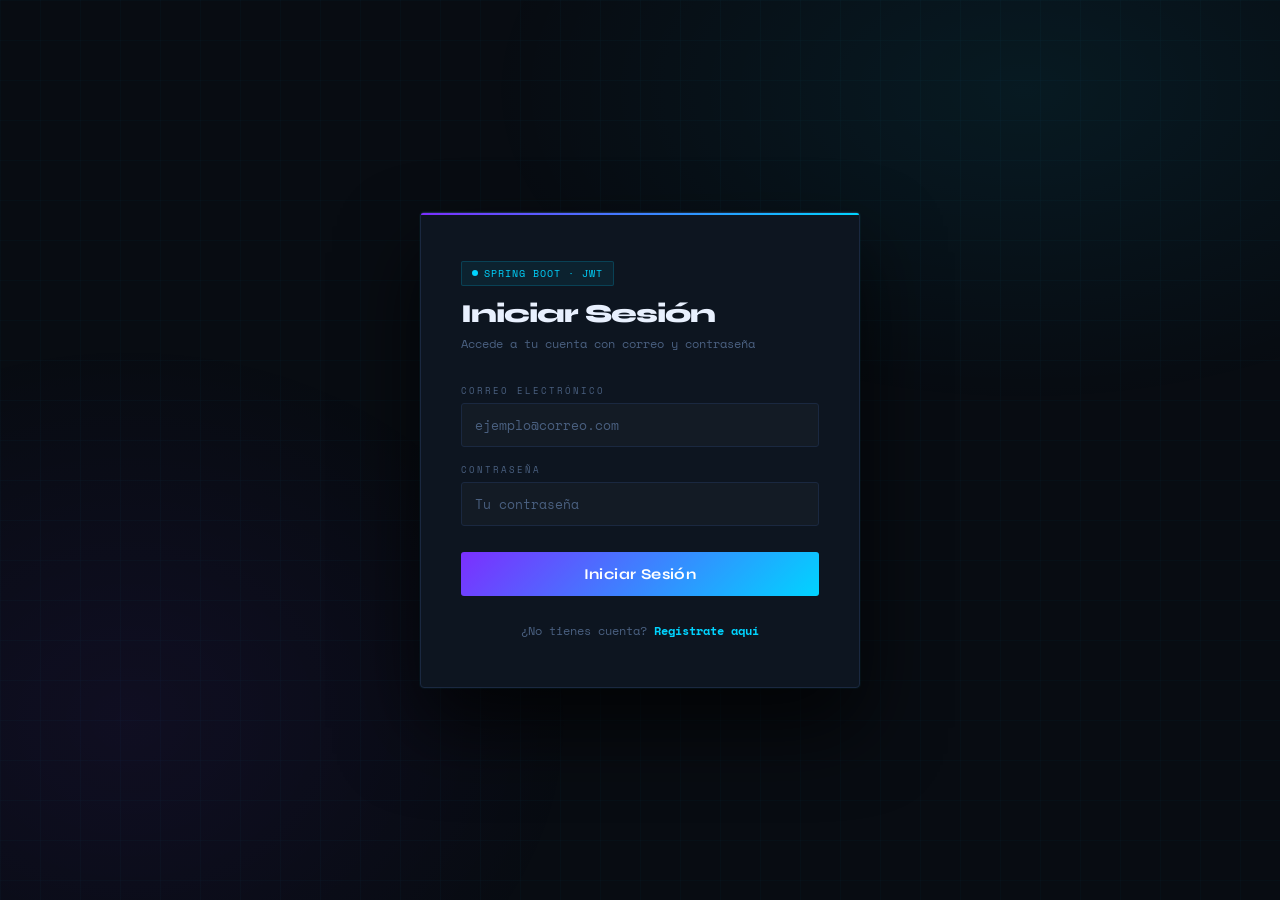
<file: src/main/resources/static/index.html>
<!DOCTYPE html>
<html lang="es">
<head>
    <meta charset="UTF-8" />
    <meta name="viewport" content="width=device-width, initial-scale=1.0" />
    <title>Login — JWT App</title>
    <link rel="stylesheet" href="estilos.css" />
</head>
<body>

<div class="card">

    <!-- Encabezado -->
    <div class="card-header">
        <div class="badge"><span></span>Spring Boot · JWT</div>
        <h1>Iniciar Sesión</h1>
        <p>Accede a tu cuenta con correo y contraseña</p>
    </div>

    <!-- Alerta de mensajes -->
    <div id="alerta" class="alert"></div>

    <!-- Formulario — usa onsubmit para llamar handleLogin() de auth.js -->
    <form onsubmit="handleLogin(event)">

        <div class="form-group">
            <label for="correo">Correo electrónico</label>
            <input
                    type="email"
                    id="correo"
                    placeholder="ejemplo@correo.com"
                    autocomplete="email"
                    required
            />
        </div>

        <div class="form-group">
            <label for="contrasena">Contraseña</label>
            <input
                    type="password"
                    id="contrasena"
                    placeholder="Tu contraseña"
                    autocomplete="current-password"
                    required
            />
        </div>

        <button type="submit" id="btnLogin" class="btn">
            Iniciar Sesión
        </button>

    </form>

    <div class="nav-link">
        ¿No tienes cuenta? <a href="registro.html">Regístrate aquí</a>
    </div>

</div>

<script src="Auth.js"></script>
<script>
    // Si ya tiene sesión activa, ir directo al dashboard
    redirigirSiLogueado();
</script>
</body>
</html>
</file>
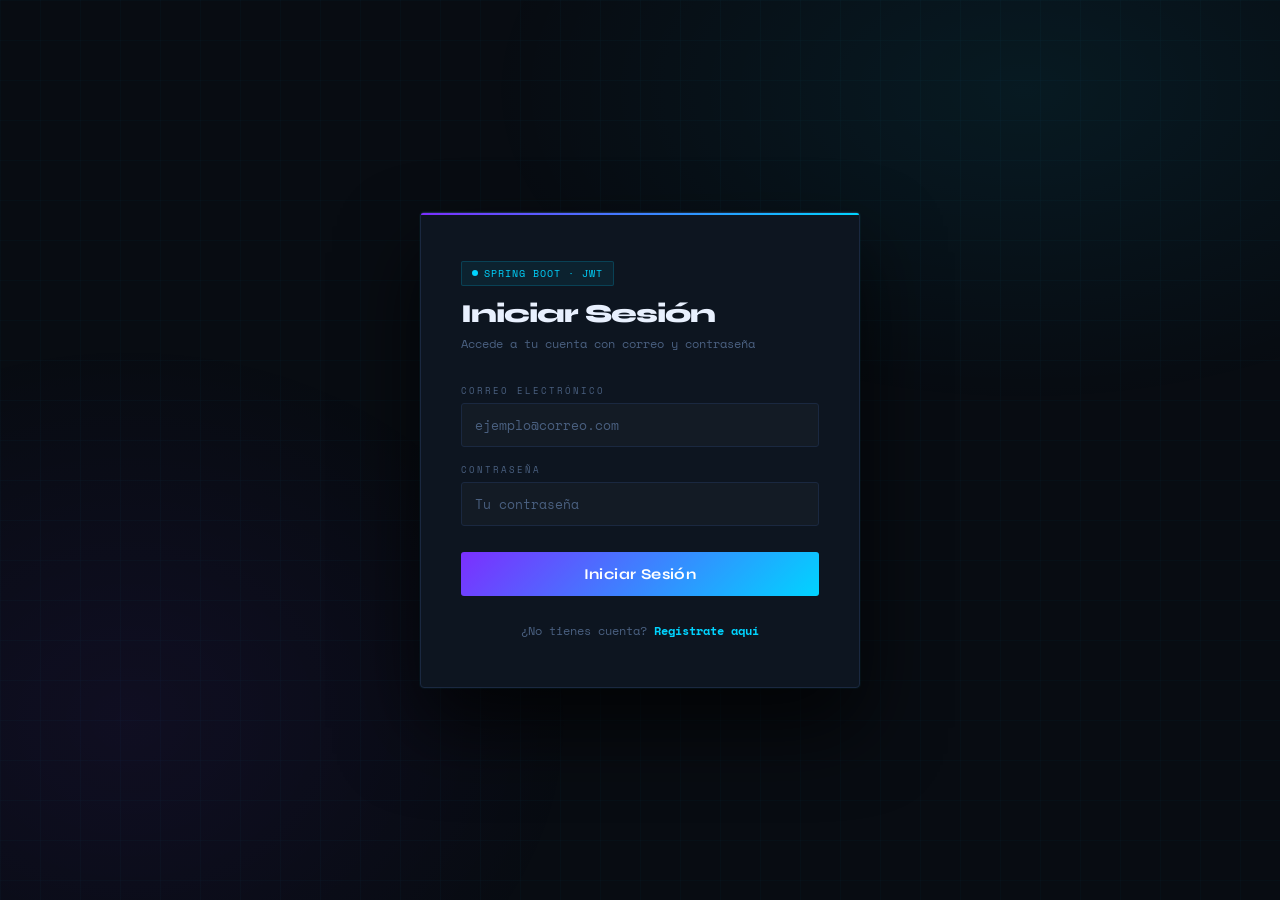
<file: src/main/resources/static/Dashboard.html>
<!DOCTYPE html>
<html lang="es">
<head>
    <meta charset="UTF-8" />
    <meta name="viewport" content="width=device-width, initial-scale=1.0" />
    <title>Dashboard - JWT App</title>
    <link rel="stylesheet" href="estilos.css" />
</head>
<body class="db">

<nav class="navbar">
    <div class="nav-brand">
        <em></em> JWT · Dashboard
    </div>
    <div class="nav-right">
        <div class="chip">Sesion: <b id="nav-user">...</b></div>
        <button class="btn-out" onclick="logout()">Cerrar sesion</button>
    </div>
</nav>

<div class="db-wrap">
    <div class="banner">
        <h2>Bienvenido, <span id="banner-nombre">...</span></h2>
        <p>Autenticado correctamente · Token JWT activo</p>
    </div>

    <div class="sec">
        <div class="sec-ttl">Datos del usuario</div>

        <div class="grid3">
            <div class="icard">
                <div class="lbl">Nombre</div>
                <div class="val" id="d-nombre">-</div>
            </div>
            <div class="icard">
                <div class="lbl">Apellido</div>
                <div class="val" id="d-apellido">-</div>
            </div>
            <div class="icard">
                <div class="lbl">Correo</div>
                <div class="val" id="d-correo">-</div>
            </div>
            <div class="icard">
                <div class="lbl">Telefono</div>
                <div class="val" id="d-telefono">-</div>
            </div>
            <div class="icard">
                <div class="lbl">Estado</div>
                <div class="val" style="color:var(--ok)">Activo</div>
            </div>
            <div class="icard">
                <div class="lbl">Rol</div>
                <div class="val">ROLE_USER</div>
            </div>
        </div>
    </div>

</div>

<script src="Auth.js"></script>
<script>
    proteger();

    async function cargarDashboard() {
        try {
            const perfil = await fetchPerfilUsuario();
            guardarDatosUsuario(
                perfil.nombre,
                perfil.apellido,
                perfil.correo,
                perfil.telefono
            );
        } catch (e) {
            logout();
            return;
        }

        document.getElementById("nav-user").textContent = obtenerUsuario();
        document.getElementById("banner-nombre").textContent =
            obtenerNombre() !== "-"
                ? obtenerNombre() + " " + obtenerApellido()
                : obtenerUsuario();
        document.getElementById("d-nombre").textContent = obtenerNombre();
        document.getElementById("d-apellido").textContent = obtenerApellido();
        document.getElementById("d-correo").textContent = obtenerUsuario();
        document.getElementById("d-telefono").textContent = obtenerTelefono();
    }

    cargarDashboard();
</script>
</body>
</html>
</file>
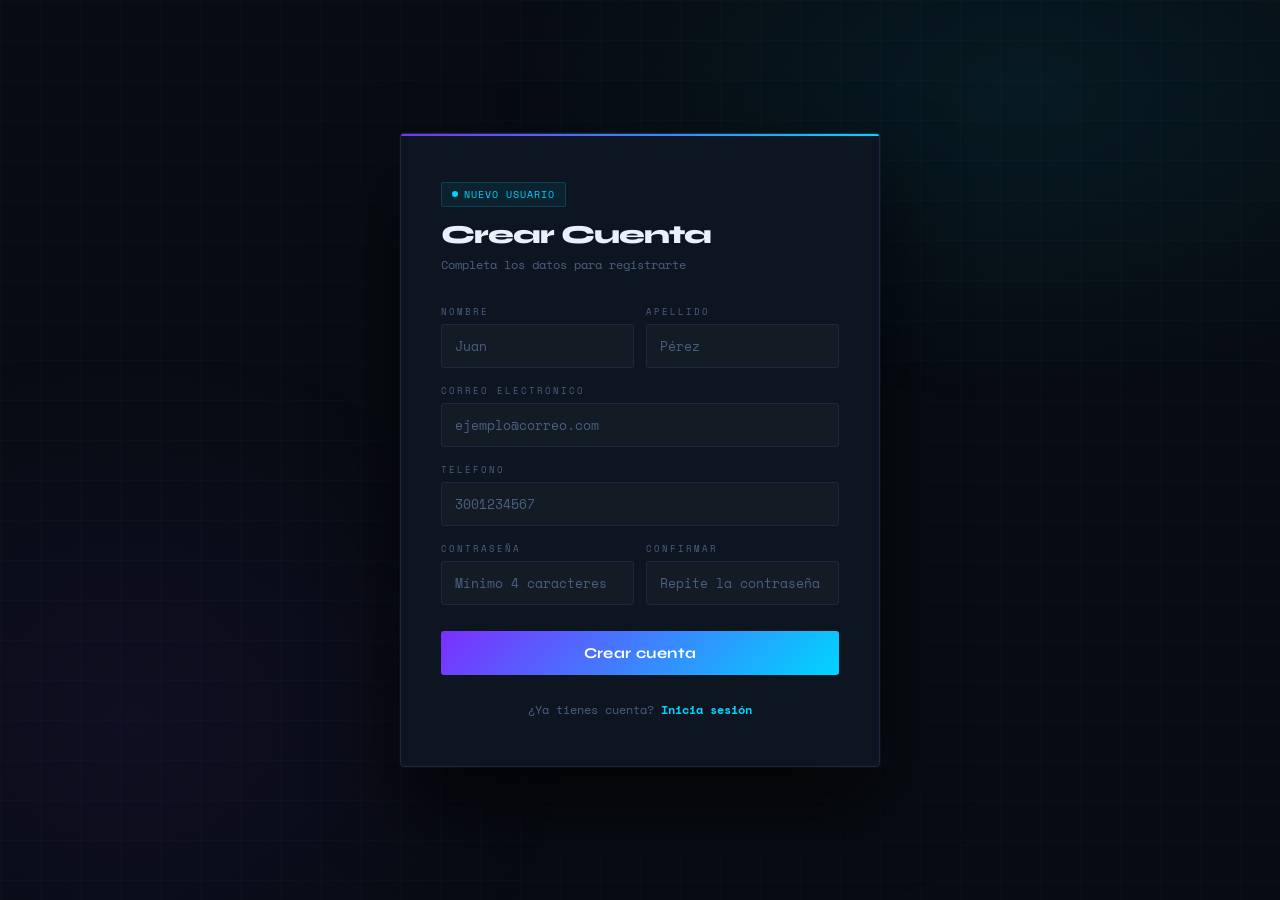
<file: src/main/resources/static/registro.html>
<!DOCTYPE html>
<html lang="es">
<head>
  <meta charset="UTF-8" />
  <meta name="viewport" content="width=device-width, initial-scale=1.0" />
  <title>Registro — JWT App</title>
  <link rel="stylesheet" href="estilos.css" />
</head>
<body>

<div class="card" style="max-width:480px">

  <!-- Encabezado -->
  <div class="card-header">
    <div class="badge"><span></span>Nuevo usuario</div>
    <h1>Crear Cuenta</h1>
    <p>Completa los datos para registrarte</p>
  </div>

  <!-- Alerta -->
  <div id="alerta" class="alert"></div>

  <!-- Formulario -->
  <form onsubmit="handleRegistro(event)">

    <!-- Fila: nombre + apellido -->
    <div class="form-row">
      <div class="form-group">
        <label for="nombre">Nombre</label>
        <input
                type="text"
                id="nombre"
                placeholder="Juan"
                autocomplete="given-name"
                required
        />
      </div>
      <div class="form-group">
        <label for="apellido">Apellido</label>
        <input
                type="text"
                id="apellido"
                placeholder="Pérez"
                autocomplete="family-name"
                required
        />
      </div>
    </div>

    <!-- Correo -->
    <div class="form-group">
      <label for="correo">Correo electrónico</label>
      <input
              type="email"
              id="correo"
              placeholder="ejemplo@correo.com"
              autocomplete="email"
              required
      />
    </div>

    <!-- Teléfono -->
    <div class="form-group">
      <label for="telefono">Teléfono</label>
      <input
              type="number"
              id="telefono"
              placeholder="3001234567"
              autocomplete="tel"
              required
      />
    </div>

    <!-- Contraseñas -->
    <div class="form-row">
      <div class="form-group">
        <label for="contrasena">Contraseña</label>
        <input
                type="password"
                id="contrasena"
                placeholder="Mínimo 4 caracteres"
                autocomplete="new-password"
                required
        />
      </div>
      <div class="form-group">
        <label for="confirmar">Confirmar</label>
        <input
                type="password"
                id="confirmar"
                placeholder="Repite la contraseña"
                autocomplete="new-password"
                required
        />
      </div>
    </div>

    <button type="submit" id="btnReg" class="btn">
      Crear cuenta
    </button>

  </form>

  <div class="nav-link">
    ¿Ya tienes cuenta? <a href="index.html">Inicia sesión</a>
  </div>

</div>

<script src="Auth.js"></script>
<script>
  redirigirSiLogueado();
</script>
</body>
</html>
</file>
<file: src/main/resources/static/estilos.css>
@import url('https://fonts.googleapis.com/css2?family=Space+Mono:wght@400;700&family=Syne:wght@400;600;700;800&display=swap');

:root {
  --bg:      #080c12;
  --surface: #0d1520;
  --border:  #1a2840;
  --accent:  #00d4ff;
  --accent2: #7b2fff;
  --ok:      #00e676;
  --err:     #ff3d6b;
  --text:    #e8f0fe;
  --muted:   #4a6080;
  --mono:    'Space Mono', monospace;
  --sans:    'Syne', sans-serif;
}

* { margin:0; padding:0; box-sizing:border-box; }

body {
  font-family: var(--sans);
  background: var(--bg);
  color: var(--text);
  min-height: 100vh;
  display: flex;
  align-items: center;
  justify-content: center;
  position: relative;
  overflow: hidden;
}

body::before {
  content:'';
  position:fixed; inset:0;
  background:
    radial-gradient(ellipse 60% 50% at 80% 10%, rgba(0,212,255,.07) 0%, transparent 70%),
    radial-gradient(ellipse 50% 60% at 10% 80%, rgba(123,47,255,.07) 0%, transparent 70%);
  pointer-events:none; z-index:0;
}
body::after {
  content:'';
  position:fixed; inset:0;
  background-image:
    linear-gradient(rgba(0,212,255,.025) 1px, transparent 1px),
    linear-gradient(90deg, rgba(0,212,255,.025) 1px, transparent 1px);
  background-size:40px 40px;
  pointer-events:none; z-index:0;
}

/* ── Tarjeta ── */
.card {
  position:relative; z-index:1;
  background: var(--surface);
  border: 1px solid var(--border);
  border-radius: 4px;
  width:100%; max-width:440px;
  padding:48px 40px;
  box-shadow:
    0 0 0 1px rgba(0,212,255,.04),
    0 40px 80px rgba(0,0,0,.7),
    inset 0 1px 0 rgba(255,255,255,.04);
  animation: cardIn .5s cubic-bezier(.16,1,.3,1) both;
}
@keyframes cardIn {
  from { opacity:0; transform:translateY(28px) scale(.97); }
  to   { opacity:1; transform:translateY(0) scale(1); }
}
.card::before {
  content:'';
  position:absolute; top:0; left:0; right:0; height:2px;
  background:linear-gradient(90deg, var(--accent2), var(--accent));
  border-radius:4px 4px 0 0;
}

/* ── Encabezado ── */
.card-header { margin-bottom:32px; }

.badge {
  display:inline-flex; align-items:center; gap:6px;
  font-family:var(--mono); font-size:10px;
  color:var(--accent);
  background:rgba(0,212,255,.07);
  border:1px solid rgba(0,212,255,.18);
  padding:4px 10px; border-radius:2px;
  margin-bottom:14px; letter-spacing:1px;
  text-transform:uppercase;
}
.badge span {
  width:6px; height:6px;
  background:var(--accent); border-radius:50%;
  animation:blink 2s infinite;
}
@keyframes blink { 0%,100%{opacity:1} 50%{opacity:.25} }

.card-header h1 {
  font-size:26px; font-weight:800;
  letter-spacing:-1px; line-height:1.1;
}
.card-header p {
  margin-top:7px;
  font-family:var(--mono); font-size:12px;
  color:var(--muted);
}

/* ── Form ── */
.form-group { margin-bottom:16px; }
.form-row { display:grid; grid-template-columns:1fr 1fr; gap:12px; }

label {
  display:block;
  font-family:var(--mono); font-size:9px;
  letter-spacing:2px; text-transform:uppercase;
  color:var(--muted); margin-bottom:6px;
}

input {
  width:100%; padding:11px 13px;
  background:rgba(255,255,255,.025);
  border:1px solid var(--border);
  border-radius:3px;
  color:var(--text);
  font-family:var(--mono); font-size:13px;
  outline:none;
  transition:border-color .2s, background .2s, box-shadow .2s;
}
input:focus {
  border-color:rgba(0,212,255,.45);
  background:rgba(0,212,255,.025);
  box-shadow:0 0 0 3px rgba(0,212,255,.06);
}
input::placeholder { color:var(--muted); }

/* ── Botón ── */
.btn {
  width:100%; padding:13px;
  background:linear-gradient(135deg, var(--accent2), var(--accent));
  border:none; border-radius:3px;
  color:#fff; font-family:var(--sans);
  font-size:15px; font-weight:700;
  letter-spacing:.4px; cursor:pointer;
  margin-top:10px; position:relative; overflow:hidden;
  transition:transform .15s, opacity .2s;
}
.btn:hover  { transform:translateY(-1px); }
.btn:active { transform:translateY(0); }
.btn:disabled { opacity:.45; cursor:not-allowed; transform:none; }

/* ── Alerta ── */
.alert {
  display:none; align-items:flex-start; gap:10px;
  padding:11px 14px; border-radius:3px;
  font-family:var(--mono); font-size:12px; line-height:1.5;
  margin-bottom:18px;
  animation:alertIn .3s ease both;
}
.alert.show { display:flex; }
@keyframes alertIn {
  from { opacity:0; transform:translateX(-6px); }
  to   { opacity:1; transform:translateX(0); }
}
.alert-success { background:rgba(0,230,118,.07); border:1px solid rgba(0,230,118,.22); color:var(--ok); }
.alert-error   { background:rgba(255,61,107,.07);  border:1px solid rgba(255,61,107,.22); color:var(--err); }

/* ── Nav link ── */
.nav-link {
  text-align:center; margin-top:26px;
  font-family:var(--mono); font-size:12px; color:var(--muted);
}
.nav-link a { color:var(--accent); text-decoration:none; font-weight:700; transition:color .2s; }
.nav-link a:hover { color:#fff; }

/* ── Spinner ── */
.spin {
  display:inline-block; width:13px; height:13px;
  border:2px solid rgba(255,255,255,.2);
  border-top-color:#fff; border-radius:50%;
  animation:rot .7s linear infinite;
  vertical-align:middle; margin-right:8px;
}
@keyframes rot { to { transform:rotate(360deg); } }

/* ══════════════════════
   DASHBOARD
══════════════════════ */
body.db {
  display:block; overflow:auto;
  background:var(--bg);
}
body.db::before, body.db::after { display:none; }

.navbar {
  position:sticky; top:0; z-index:100;
  display:flex; align-items:center; justify-content:space-between;
  padding:0 32px; height:60px;
  background:rgba(8,12,18,.92);
  border-bottom:1px solid var(--border);
  backdrop-filter:blur(14px);
}
.nav-brand {
  font-family:var(--mono); font-size:12px;
  color:var(--accent); letter-spacing:2px; text-transform:uppercase;
  display:flex; align-items:center; gap:10px;
}
.nav-brand em {
  display:inline-block; width:7px; height:7px;
  background:var(--accent); border-radius:50%;
  animation:blink 2s infinite; font-style:normal;
}
.nav-right { display:flex; align-items:center; gap:14px; }

.chip {
  font-family:var(--mono); font-size:12px;
  background:var(--surface); border:1px solid var(--border);
  padding:5px 14px; border-radius:2px;
}
.chip b { color:var(--accent); font-weight:700; }

.btn-out {
  font-family:var(--mono); font-size:10px;
  letter-spacing:1.5px; text-transform:uppercase;
  background:transparent;
  border:1px solid rgba(255,61,107,.3);
  color:var(--err); padding:6px 16px; border-radius:2px;
  cursor:pointer; transition:background .2s;
}
.btn-out:hover { background:rgba(255,61,107,.1); }

/* Contenido */
.db-wrap {
  max-width:820px; margin:36px auto; padding:0 20px;
}

.banner {
  position:relative; overflow:hidden;
  background:var(--surface);
  border:1px solid var(--border);
  border-radius:4px; padding:28px 32px; margin-bottom:20px;
}
.banner::before {
  content:''; position:absolute; top:0; left:0; right:0; height:2px;
  background:linear-gradient(90deg, var(--accent2), var(--accent));
}
.banner::after {
  content:'AUTH';
  position:absolute; right:-8px; bottom:-18px;
  font-family:var(--mono); font-size:88px; font-weight:700;
  color:rgba(0,212,255,.03); pointer-events:none;
}
.banner h2 {
  font-size:20px; font-weight:800; letter-spacing:-.5px; margin-bottom:5px;
}
.banner h2 span { color:var(--accent); }
.banner p { font-family:var(--mono); font-size:12px; color:var(--muted); }

/* Grid info */
.grid3 {
  display:grid; grid-template-columns:repeat(3,1fr);
  gap:14px; margin-bottom:20px;
}
.icard {
  background:var(--surface); border:1px solid var(--border);
  border-radius:4px; padding:18px 20px;
}
.icard .lbl {
  font-family:var(--mono); font-size:9px;
  letter-spacing:2px; text-transform:uppercase;
  color:var(--muted); margin-bottom:9px;
}
.icard .val {
  font-family:var(--mono); font-size:14px;
  font-weight:700; color:var(--accent); word-break:break-all;
}

/* Sección */
.sec {
  background:var(--surface); border:1px solid var(--border);
  border-radius:4px; padding:22px 24px; margin-bottom:14px;
}
.sec-ttl {
  font-family:var(--mono); font-size:9px;
  letter-spacing:2px; text-transform:uppercase;
  color:var(--muted); margin-bottom:12px;
  display:flex; align-items:center; gap:10px;
}
.sec-ttl::after { content:''; flex:1; height:1px; background:var(--border); }

.token-box {
  background:#030608; border:1px solid rgba(0,212,255,.1);
  border-radius:3px; padding:14px;
  font-family:var(--mono); font-size:11px;
  color:var(--accent); word-break:break-all;
  line-height:1.7; max-height:76px; overflow-y:auto;
}

.btn-api {
  font-family:var(--mono); font-size:10px;
  letter-spacing:1.5px; text-transform:uppercase;
  background:transparent; border:1px solid rgba(0,212,255,.22);
  color:var(--accent); padding:9px 18px; border-radius:2px;
  cursor:pointer; transition:background .2s; margin-bottom:12px;
}
.btn-api:hover { background:rgba(0,212,255,.07); }

.resp-box {
  background:#030608; border:1px solid var(--border);
  border-radius:3px; padding:14px;
  font-family:var(--mono); font-size:12px;
  color:var(--ok); min-height:52px;
  white-space:pre-wrap; word-break:break-word; line-height:1.6;
}

@media(max-width:600px) {
  .card { padding:36px 24px; max-width:100%; margin:16px; }
  .form-row { grid-template-columns:1fr; }
  .grid3 { grid-template-columns:1fr; }
  .navbar { padding:0 16px; }
  .chip { display:none; }
}
</file>
